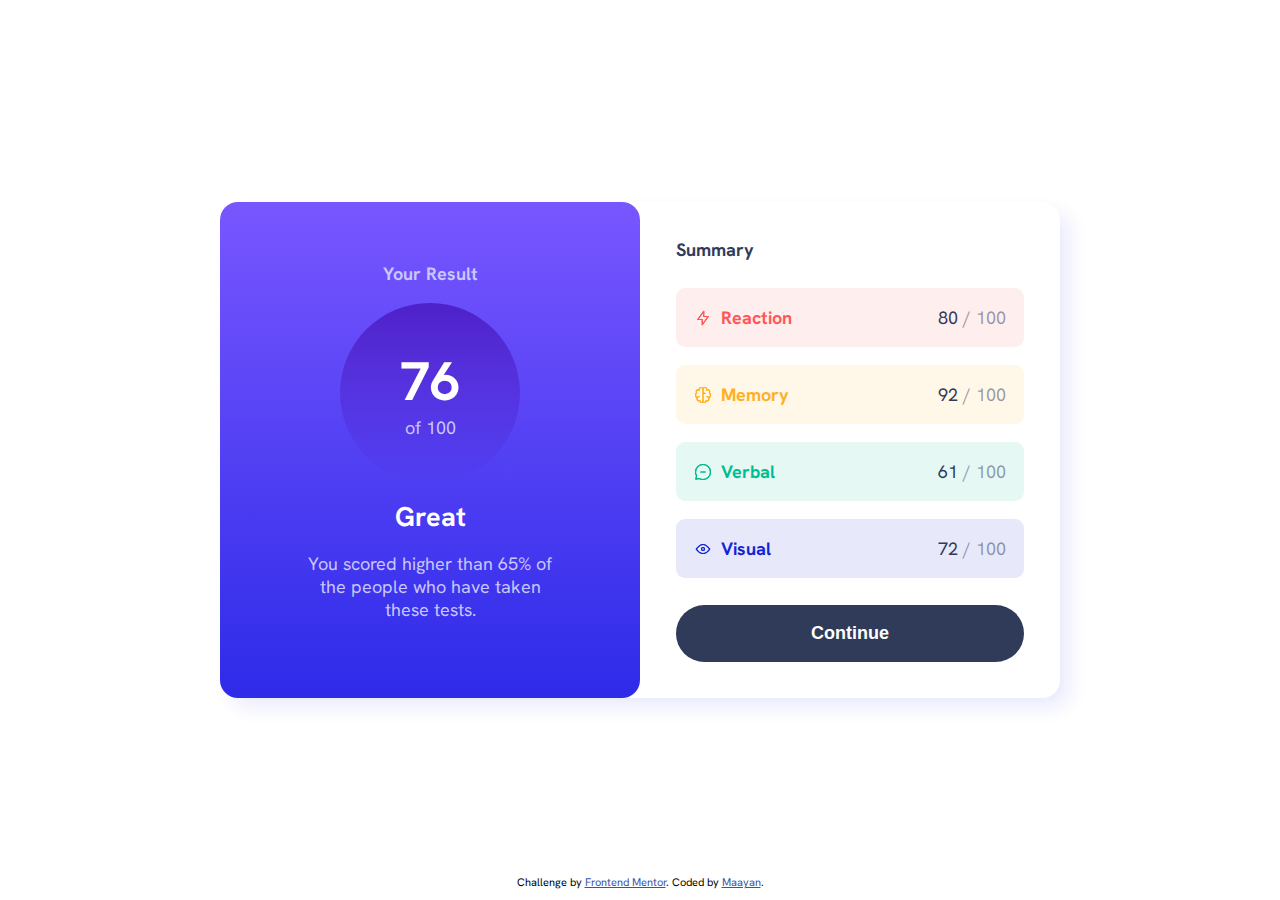
<file: index.html>
<!DOCTYPE html>
<html lang="en">

<head>
  <meta charset="UTF-8">
  <meta name="viewport" content="width=device-width, initial-scale=1.0">
  <!-- displays site properly based on user's device -->

  <link rel="icon" type="image/png" sizes="32x32" href="./assets/images/favicon-32x32.png">
  <link rel="stylesheet" href="./styles/style.css">

  <title>Frontend Mentor | Results summary component</title>

  <!-- Feel free to remove these styles or customise in your own stylesheet 👍 -->
  <style>
    .attribution {
      font-size: 11px;
      text-align: center;
    }

    .attribution a {
      color: hsl(228, 45%, 44%);
    }
  </style>
</head>

<body>
  <div class="card">
    <div class="cardResult">
      <div>
        <div class="miniTitle">Your Result</div>
        <div class="circle">
          <div class="numResult">76</div>
          <div>of 100</div>
        </div>
      </div>

      <div>
        <h2 class="gradeText">Great</h2>
        <p>You scored higher than 65% of the people who have taken these tests.</p>
      </div>
    </div>

    <div class="sumLabels">
      <h1>Summary</h1>

      <div id="containerOflabels">
      </div>

      <button class="btn">Continue</button>

    </div>
  </div>




  <div class="attribution">
    Challenge by <a href="https://www.frontendmentor.io?ref=challenge" target="_blank">Frontend Mentor</a>.
    Coded by <a href="https://github.com/maym42" target="_blank">Maayan</a>.
  </div>
</body>
<script type="module" src="./myScript.js"></script>

</html>
</file>
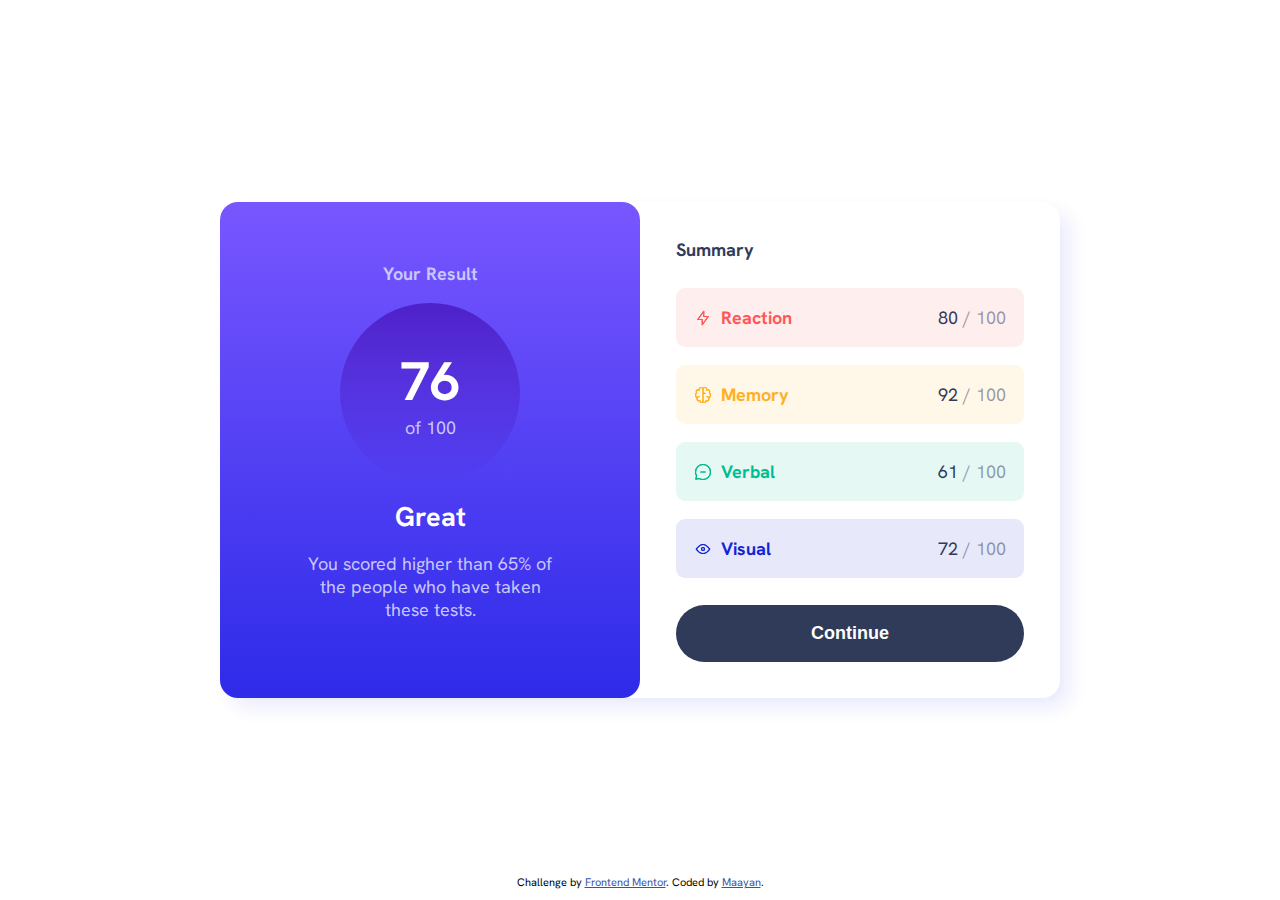
<file: indexOld.html>
<!DOCTYPE html>
<html lang="en">

<head>
  <meta charset="UTF-8">
  <meta name="viewport" content="width=device-width, initial-scale=1.0">
  <!-- displays site properly based on user's device -->

  <link rel="icon" type="image/png" sizes="32x32" href="./assets/images/favicon-32x32.png">
  <link rel="stylesheet" href="./styles/style.css">

  <title>Frontend Mentor | Results summary component</title>

  <!-- Feel free to remove these styles or customise in your own stylesheet 👍 -->
  <style>
    .attribution {
      font-size: 11px;
      text-align: center;
    }

    .attribution a {
      color: hsl(228, 45%, 44%);
    }
  </style>
</head>

<body>
  <div class="card">
    <div class="cardResult">
      <div>
        <div class="miniTitle">Your Result</div>
        <div class="circle">
          <div class="numResult">76</div>
          <div>of 100</div>
        </div>
      </div>

      <div>
        <h2 class="gradeText">Great</h2>
        <p>You scored higher than 65% of the people who have taken these tests.</p>
      </div>
    </div>

    <div class="sumLabels">
      <h1>Summary</h1>

      <div id="containerOflabels">
        <div class="label" id="reaction">
          <div class="textPlusIcon">
            <i class="icon"></i>
            <span>Reaction</span>
          </div>
          <div class="numbers"> <span class="labelNum">80</span> / 100</div>
        </div>

        <div class="label" id="memory">
          <div class="textPlusIcon">
            <i class="icon"></i>
            <span>Memory</span>
          </div>
          <div class="numbers"> <span class="labelNum">92</span> / 100</div>
        </div>

        <div class="label" id="verbal">
          <div class="textPlusIcon">
            <i class="icon"></i>
            <span>Verbal</span>
          </div>
          <div class="numbers"> <span class="labelNum">61</span> / 100</div>
        </div>

        <div class="label" id="visual">
          <div class="textPlusIcon">
            <i class="icon"></i>
            <span> Visual</span>
          </div>
          <div class="numbers"> <span class="labelNum">72</span> / 100</div>
        </div>

      </div>
      <button class="btn">Continue</button>

    </div>
  </div>




  <div class="attribution">
    Challenge by <a href="https://www.frontendmentor.io?ref=challenge" target="_blank">Frontend Mentor</a>.
    Coded by <a href="#">Maayan</a>.
  </div>
</body>
<script type="module" src="./myScript.js"></script>

</html>
</file>
<file: styles/style.css>
@import url("https://fonts.googleapis.com/css2?family=Hanken+Grotesk:wght@500;700;800&display=swap");
:root {
  /*~~~~~~~~~~ Colors ~~~~~~~~~~*/
  /*### Primary*/
  --Light-red: hsl(0, 100%, 67%);
  --Orangey-yellow: hsl(39, 100%, 56%);
  --Green-teal: hsl(166, 100%, 37%);
  --Cobalt-blue: hsl(234, 85%, 45%);
  /*## Gradients*/
  /*background*/
  --Light-slate-blue-G1: hsl(252, 100%, 67%);
  --Light-royal-blue-G2: hsl(241, 81%, 54%);
  /*circle*/
  --Violet-blue-G1: hsla(256, 72%, 46%, 1);
  --Persian-blue-G2: hsla(241, 72%, 46%, 0);
  /*### Neutral*/

  --White: hsl(0, 0%, 100%);
  --Pale-blue: hsl(221, 100%, 96%);
  --Light-lavender: hsl(241, 100%, 89%);
  --Dark-gray-blue: hsl(224, 30%, 27%);
}
body {
  margin: 0;
  font-size: 18px;
  font-family: "Hanken Grotesk", sans-serif;
}
h1 {
  margin-top: 0;
}
.cardResult {
  background-image: linear-gradient(
    var(--Light-slate-blue-G1),
    var(--Light-royal-blue-G2)
  );
  border-radius: 0 0 2em 2em;
  text-align: center;
  color: var(--Light-lavender);
  padding: 1.5em 2.5em;
}
.cardResult .miniTitle {
  padding-bottom: 1em;
  font-weight: bold;
}
.cardResult .gradeText {
  color: var(--White);
  font-size: 1.5em;
  margin: 0;
  margin-top: 1rem;
}
.cardResult .gradeText + p {
  margin-top: 0.5em;
  margin-bottom: 0;
}
.circle {
  margin: auto;
  background-image: linear-gradient(
    var(--Violet-blue-G1),
    var(--Persian-blue-G2)
  );
  /* border: 1px solid black;*/
  border-radius: 100%;
  width: 5em;
  height: 5em;
  padding: 1em;
  /*flex*/
  display: flex;
  flex-direction: column;
  align-items: center;
  justify-content: center;
}
.circle .numResult {
  font-size: 3em;
  font-weight: bold;
  color: var(--White);
}

.sumLabels {
  margin: 2em;
}
.sumLabels > h1 {
  font-size: 1em;
  color: var(--Dark-gray-blue);
  font-weight: bold;
}
.sumLabels > div {
  margin: 1.5em 0em;
}
.label {
  background-color: gainsboro;
  border-radius: 0.5em;
  padding: 1em;
  margin-bottom: 1em;
  /*flex*/
  display: flex;
  flex-direction: row;
  justify-content: space-between;
}

.label .numbers {
  color: hsla(224, 30%, 27%, 0.5);
}
.label .labelNum {
  color: var(--Dark-gray-blue);
}
.label#memory {
  color: var(--Orangey-yellow);
  background-color: hsla(39, 100%, 56%, 0.1);
}
.label#reaction {
  color: var(--Light-red);
  background-color: hsla(0, 100%, 67%, 0.1);
}
.label#verbal {
  color: var(--Green-teal);
  background-color: hsla(166, 100%, 37%, 0.1);
}
.label#visual {
  color: var(--Cobalt-blue);
  background-color: hsla(234, 85%, 45%, 0.1);
}
.textPlusIcon {
  display: flex;
  flex-direction: row;
  align-items: center;
  font-weight: bold;
}
.icon {
  background-repeat: no-repeat;
  background-size: contain;
  /*size*/
  width: 1em;
  height: 1em;
  display: block;
  margin-right: 0.5em;
}
#memory .icon {
  background-image: url("./../assets/images/icon-memory.svg");
}
#reaction .icon {
  background-image: url("./../assets/images/icon-reaction.svg");
}
#verbal .icon {
  background-image: url("./../assets/images/icon-verbal.svg");
}
#visual .icon {
  background-image: url("./../assets/images/icon-visual.svg");
}

.btn {
  display: block;
  cursor: pointer;
  outline: inherit;
  border: none;
  border-radius: 2em;
  background-color: var(--Dark-gray-blue);
  color: var(--White);
  /*space*/
  padding: 1em;
  /*size*/
  width: 100%;
  font-size: 1em;
  font-weight: bold;
}
.btn:hover {
  background-image: linear-gradient(
    var(--Light-slate-blue-G1),
    var(--Light-royal-blue-G2)
  );
}

/*#################### Desktop ####################*/
@media only screen and (min-width: 1200px) {
  body {
    height: 100vh;
    display: flex;
    flex-direction: row;
    justify-content: center;
    align-items: center;
  }
  .card {
    background-color: var(--White);
    border-radius: 1em;
    display: grid;
    grid-template-columns: 50% 50%;
    align-items: stretch;
    gap: 0;
    box-shadow: 10px 10px 20px -2px hsla(234, 85%, 45%, 0.1);
  }
  .cardResult {
    border-radius: 1em;
    padding: 0;

    /*flex*/
    display: flex;
    flex-direction: column;
    justify-content: center;
  }
  .cardResult .gradeText + p {
    width: 60%;
    margin: 1em auto;
  }

  .circle {
    border-radius: 100%;
    width: 8em;
    height: 8em;
    padding: 1em;
  }
  .attribution {
    position: absolute;
    bottom: 1em;
  }
}
</file>
